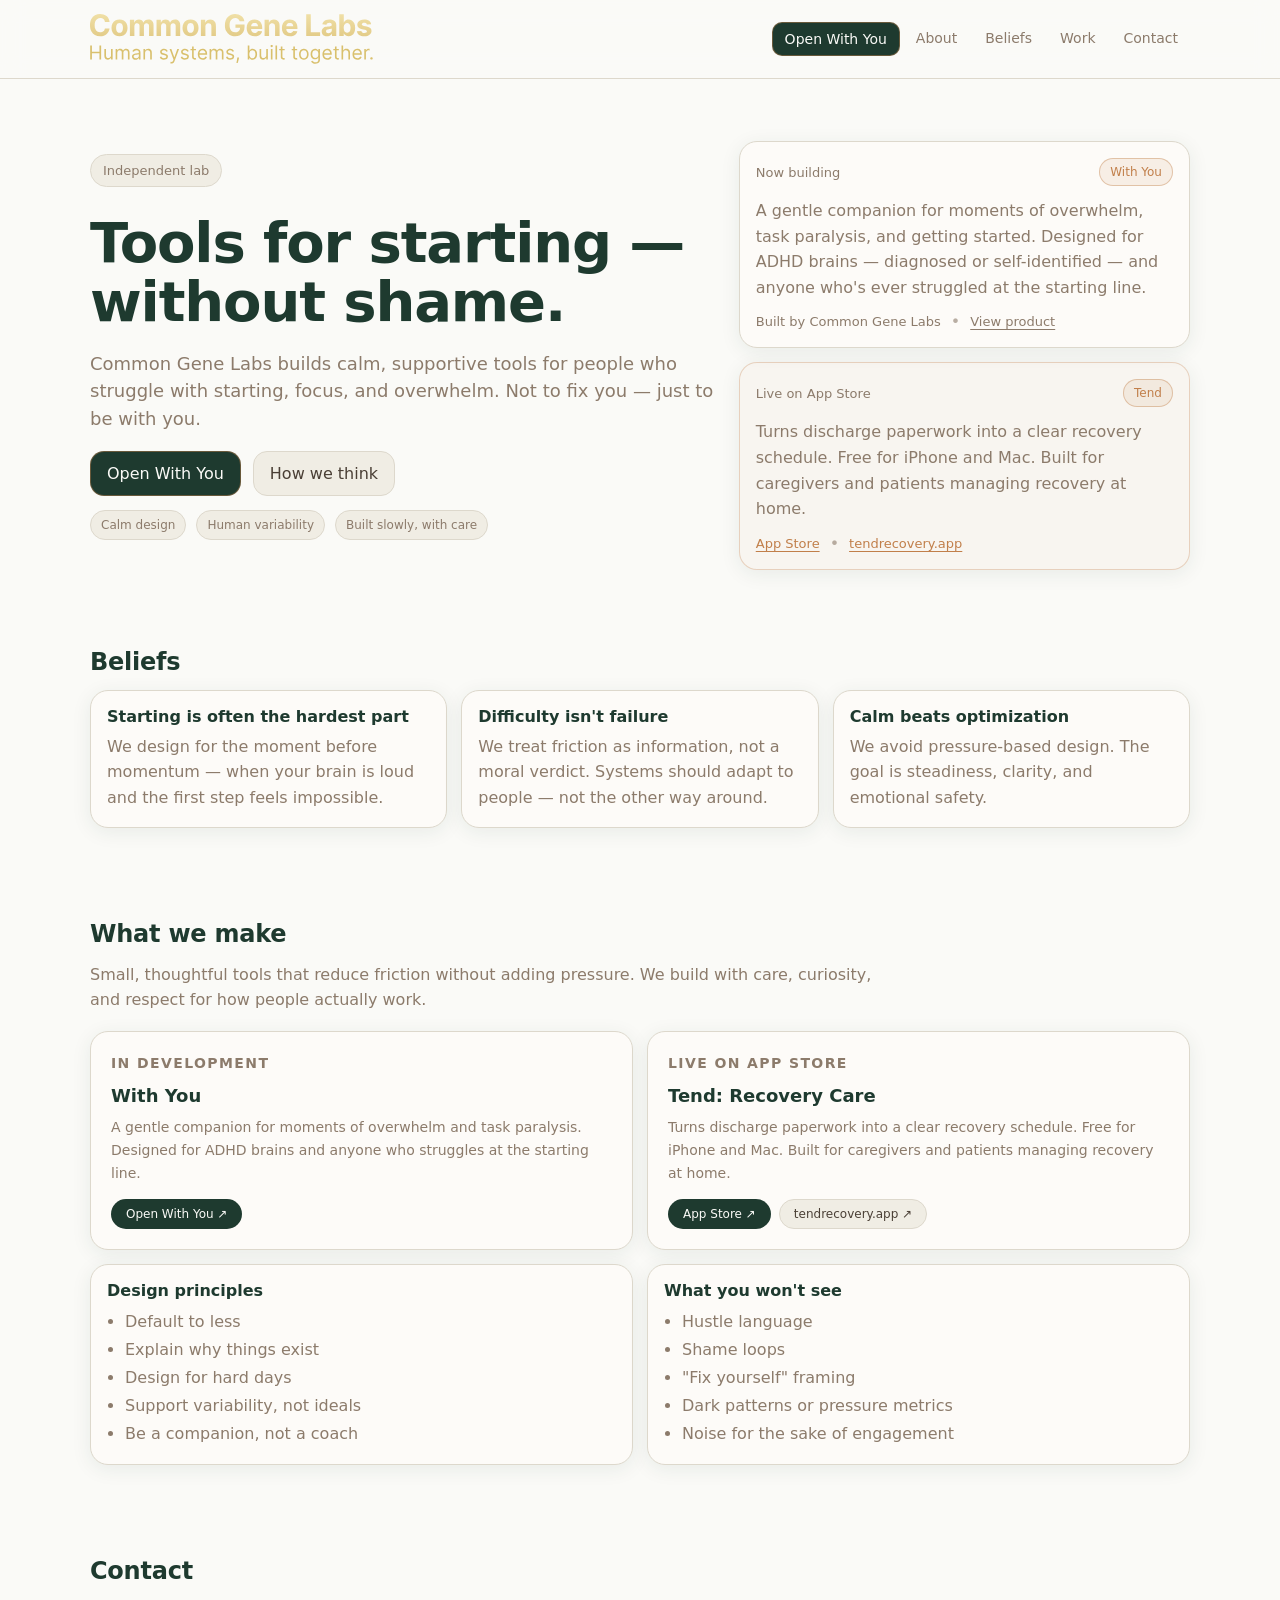
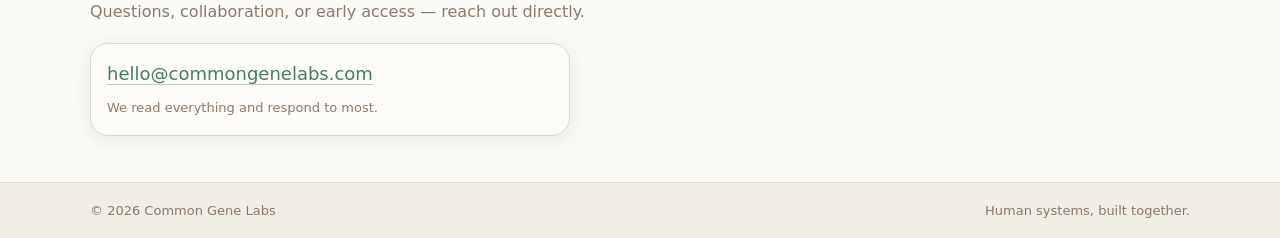
<file: index.html>
<!doctype html>
<html lang="en">
<head>
  <meta charset="utf-8" />
  <meta name="viewport" content="width=device-width,initial-scale=1" />
  <title>Common Gene Labs</title>
  <meta name="description" content="Common Gene Labs builds calm, human-centered tools for starting, focus, and overwhelm. Human systems, built together." />
  <meta name="theme-color" content="#FAFAF7" />
  <link rel="canonical" href="https://commongenelabs.com/" />
  <link rel="icon" type="image/svg+xml" href="data:image/svg+xml,<svg xmlns='http://www.w3.org/2000/svg' viewBox='0 0 32 32'><rect width='32' height='32' rx='8' fill='%231E3A2F'/><text x='16' y='22' font-family='serif' font-size='16' font-weight='700' fill='%23E8C9A0' text-anchor='middle'>CG</text></svg>" />
  <link rel="stylesheet" href="styles.css" />
  <meta property="og:type"        content="website" />
  <meta property="og:title"       content="Common Gene Labs" />
  <meta property="og:description" content="Human systems, built together. Calm, human-centered tools for starting, focus, and overwhelm." />
  <meta property="og:url"         content="https://commongenelabs.com/" />
  <meta property="og:image"       content="https://commongenelabs.com/assets/og-commongenelabs.png" />
  <meta name="twitter:card"        content="summary_large_image" />
  <meta name="twitter:title"       content="Common Gene Labs" />
  <meta name="twitter:description" content="Human systems, built together." />
  <meta name="twitter:image"       content="https://commongenelabs.com/assets/og-commongenelabs.png" />
</head>

<body>
  <header class="header">
    <div class="container nav">
      <a class="brand" href="./" aria-label="Common Gene Labs home">
        <img src="./assets/common-gene-labs-wordmark-final.svg" alt="Common Gene Labs" class="brand-wordmark" />
      </a>
      <nav class="links" aria-label="Primary">
        <a class="btn primary" href="https://elaiken3.github.io/withyou-site/" target="_blank" rel="noopener noreferrer">Open With You</a>
        <a href="./about/">About</a>
        <a href="#beliefs">Beliefs</a>
        <a href="#work">Work</a>
        <a href="#contact">Contact</a>
      </nav>
    </div>
  </header>

  <main>
    <section class="hero">
      <div class="container heroGrid">
        <div>
          <p class="kicker">Independent lab</p>
          <h1>Tools for starting — without shame.</h1>
          <p class="lede">Common Gene Labs builds calm, supportive tools for people who struggle with starting, focus, and overwhelm. Not to fix you — just to be with you.</p>
          <div class="ctaRow">
            <a class="btn primary" href="https://elaiken3.github.io/withyou-site/" target="_blank" rel="noopener">Open With You</a>
            <a class="btn" href="#beliefs">How we think</a>
          </div>
          <div class="meta">
            <span class="pill">Calm design</span>
            <span class="pill">Human variability</span>
            <span class="pill">Built slowly, with care</span>
          </div>
        </div>

        <div style="display: flex; flex-direction: column; gap: 14px;">
          <a href="https://elaiken3.github.io/withyou-site/" class="card cardLink" target="_blank" rel="noopener">
            <div class="cardTop">
              <div class="cardTitle">Now building</div>
              <div class="cardBadge">With You</div>
            </div>
            <p class="cardBody">A gentle companion for moments of overwhelm, task paralysis, and getting started. Designed for ADHD brains — diagnosed or self-identified — and anyone who's ever struggled at the starting line.</p>
            <div class="cardFoot">
              <span class="small">Built by Common Gene Labs</span>
              <span class="dot">•</span>
              <span class="small link">View product</span>
            </div>
          </a>

          <div class="card" style="border-color: rgba(193,127,74,.30); background: rgba(193,127,74,.04);">
            <div class="cardTop">
              <div class="cardTitle">Live on App Store</div>
              <div class="cardBadge">Tend</div>
            </div>
            <p class="cardBody">Turns discharge paperwork into a clear recovery schedule. Free for iPhone and Mac. Built for caregivers and patients managing recovery at home.</p>
            <div class="cardFoot">
              <a href="https://apps.apple.com/us/app/tend-recovery-care/id6760955362" target="_blank" rel="noopener" class="small link" style="color: var(--amber);">App Store</a>
              <span class="dot">•</span>
              <a href="https://tendrecovery.app" target="_blank" rel="noopener" class="small link" style="color: var(--amber);">tendrecovery.app</a>
            </div>
          </div>
        </div>
      </div>
    </section>

    <section id="beliefs" class="section">
      <div class="container">
        <h2>Beliefs</h2>
        <div class="grid3">
          <div class="panel">
            <h3>Starting is often the hardest part</h3>
            <p>We design for the moment before momentum — when your brain is loud and the first step feels impossible.</p>
          </div>
          <div class="panel">
            <h3>Difficulty isn't failure</h3>
            <p>We treat friction as information, not a moral verdict. Systems should adapt to people — not the other way around.</p>
          </div>
          <div class="panel">
            <h3>Calm beats optimization</h3>
            <p>We avoid pressure-based design. The goal is steadiness, clarity, and emotional safety.</p>
          </div>
        </div>
      </div>
    </section>

    <section id="work" class="section">
      <div class="container">
        <h2>What we make</h2>
        <p class="lede2">Small, thoughtful tools that reduce friction without adding pressure. We build with care, curiosity, and respect for how people actually work.</p>

        <div class="products-grid">
          <div class="product-card">
            <p class="product-card-eyebrow">In development</p>
            <h3>With You</h3>
            <p>A gentle companion for moments of overwhelm and task paralysis. Designed for ADHD brains and anyone who struggles at the starting line.</p>
            <div class="product-card-actions">
              <a class="product-btn dark" href="https://elaiken3.github.io/withyou-site/" target="_blank" rel="noopener">Open With You ↗</a>
            </div>
          </div>

          <div class="product-card">
            <p class="product-card-eyebrow">Live on App Store</p>
            <h3>Tend: Recovery Care</h3>
            <p>Turns discharge paperwork into a clear recovery schedule. Free for iPhone and Mac. Built for caregivers and patients managing recovery at home.</p>
            <div class="product-card-actions">
              <a class="product-btn dark" href="https://apps.apple.com/us/app/tend-recovery-care/id6760955362" target="_blank" rel="noopener">App Store ↗</a>
              <a class="product-btn" href="https://tendrecovery.app" target="_blank" rel="noopener">tendrecovery.app ↗</a>
            </div>
          </div>
        </div>

        <div class="grid2" style="margin-top: 14px;">
          <div class="panel">
            <h3>Design principles</h3>
            <ul class="list">
              <li>Default to less</li>
              <li>Explain why things exist</li>
              <li>Design for hard days</li>
              <li>Support variability, not ideals</li>
              <li>Be a companion, not a coach</li>
            </ul>
          </div>
          <div class="panel">
            <h3>What you won't see</h3>
            <ul class="list">
              <li>Hustle language</li>
              <li>Shame loops</li>
              <li>"Fix yourself" framing</li>
              <li>Dark patterns or pressure metrics</li>
              <li>Noise for the sake of engagement</li>
            </ul>
          </div>
        </div>
      </div>
    </section>

    <section id="contact" class="section">
      <div class="container">
        <h2>Contact</h2>
        <p class="lede2">Questions, collaboration, or early access — reach out directly.</p>
        <div class="panel" style="max-width: 480px;">
          <p class="contact-email"><a href="mailto:hello@commongenelabs.com">hello@commongenelabs.com</a></p>
          <p class="small muted" style="margin-top: 10px;">We read everything and respond to most.</p>
        </div>
      </div>
    </section>
  </main>

  <footer class="footer">
    <div class="container foot">
      <span class="small muted">© <span id="year"></span> Common Gene Labs</span>
      <span class="small muted">Human systems, built together.</span>
    </div>
  </footer>
  <script>document.getElementById("year").textContent = new Date().getFullYear();</script>
</body>
</html>
</file>
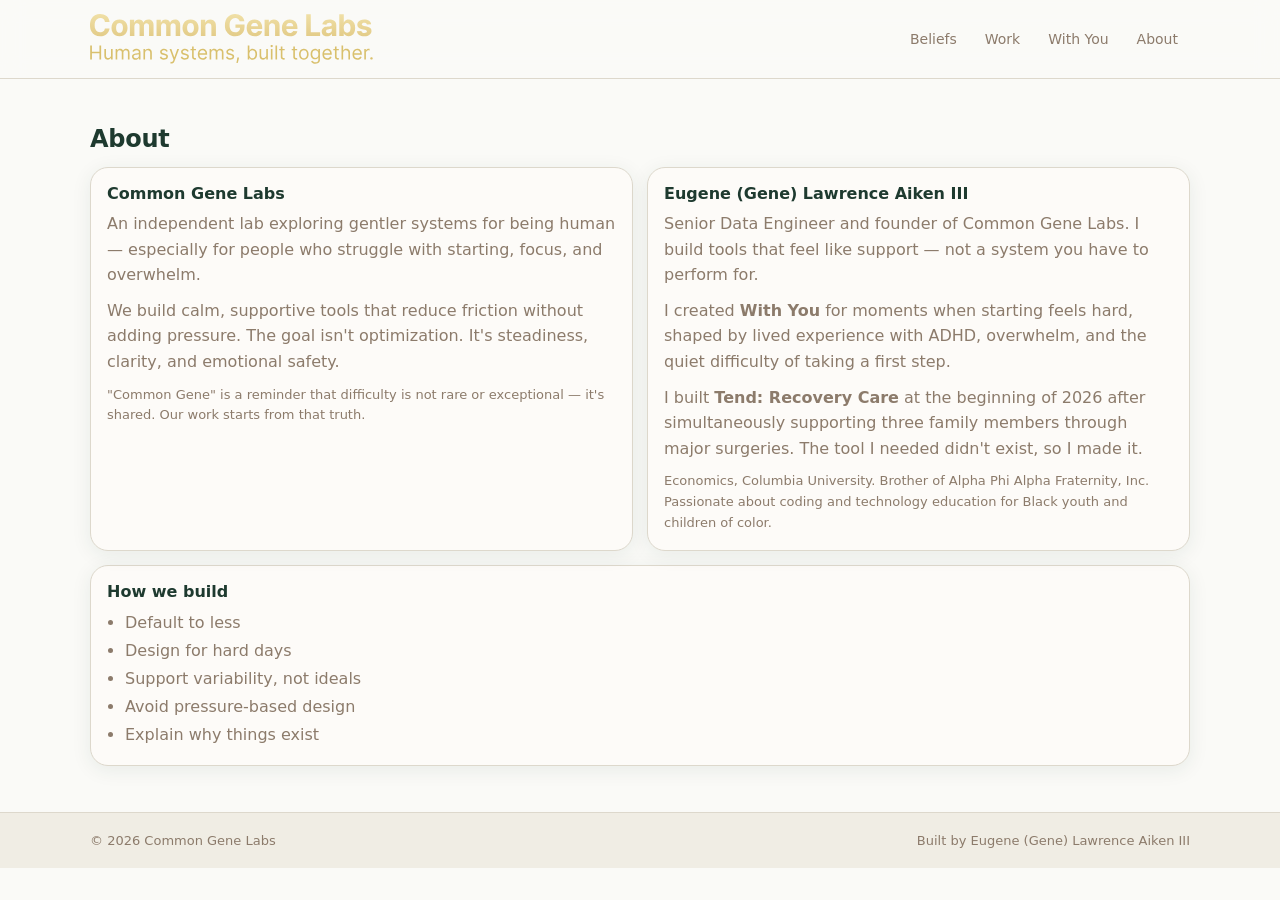
<file: about/index.html>
<!doctype html>
<html lang="en">
<head>
  <meta charset="utf-8" />
  <meta name="viewport" content="width=device-width,initial-scale=1" />
  <title>About — Common Gene Labs</title>
  <meta name="description" content="About Common Gene Labs and Eugene (Gene) Lawrence Aiken III." />
  <link rel="canonical" href="https://commongenelabs.com/about/" />
  <link rel="icon" type="image/svg+xml" href="data:image/svg+xml,<svg xmlns='http://www.w3.org/2000/svg' viewBox='0 0 32 32'><rect width='32' height='32' rx='8' fill='%231E3A2F'/><text x='16' y='22' font-family='serif' font-size='16' font-weight='700' fill='%23E8C9A0' text-anchor='middle'>CG</text></svg>" />
  <link rel="stylesheet" href="../styles.css" />
  <meta property="og:type"        content="website" />
  <meta property="og:title"       content="About — Common Gene Labs" />
  <meta property="og:description" content="About Common Gene Labs and its founder, Eugene (Gene) Lawrence Aiken III." />
  <meta property="og:url"         content="https://commongenelabs.com/about/" />
  <meta property="og:image"       content="https://commongenelabs.com/assets/og-commongenelabs.png" />
</head>

<body>
  <header class="header">
    <div class="container nav">
      <a class="brand" href="../" aria-label="Common Gene Labs home">
        <img src="../assets/common-gene-labs-wordmark-final.svg" alt="Common Gene Labs" class="brand-wordmark" />
      </a>
      <nav class="links" aria-label="Primary">
        <a href="../#beliefs">Beliefs</a>
        <a href="../#work">Work</a>
        <a href="../with-you/">With You</a>
        <a href="./">About</a>
      </nav>
    </div>
  </header>

  <main>
    <section class="section">
      <div class="container">
        <h2>About</h2>
        <div class="grid2">
          <div class="panel">
            <h3>Common Gene Labs</h3>
            <p>An independent lab exploring gentler systems for being human — especially for people who struggle with starting, focus, and overwhelm.</p>
            <p>We build calm, supportive tools that reduce friction without adding pressure. The goal isn't optimization. It's steadiness, clarity, and emotional safety.</p>
            <p class="small muted">"Common Gene" is a reminder that difficulty is not rare or exceptional — it's shared. Our work starts from that truth.</p>
          </div>
          <div class="panel">
            <h3>Eugene (Gene) Lawrence Aiken III</h3>
            <p>Senior Data Engineer and founder of Common Gene Labs. I build tools that feel like support — not a system you have to perform for.</p>
            <p>I created <strong>With You</strong> for moments when starting feels hard, shaped by lived experience with ADHD, overwhelm, and the quiet difficulty of taking a first step.</p>
            <p>I built <strong>Tend: Recovery Care</strong> at the beginning of 2026 after simultaneously supporting three family members through major surgeries. The tool I needed didn't exist, so I made it.</p>
            <p class="small muted">Economics, Columbia University. Brother of Alpha Phi Alpha Fraternity, Inc. Passionate about coding and technology education for Black youth and children of color.</p>
          </div>
        </div>
        <div class="panel" style="margin-top: 14px;">
          <h3>How we build</h3>
          <ul class="list">
            <li>Default to less</li>
            <li>Design for hard days</li>
            <li>Support variability, not ideals</li>
            <li>Avoid pressure-based design</li>
            <li>Explain why things exist</li>
          </ul>
        </div>
      </div>
    </section>
  </main>

  <footer class="footer">
    <div class="container foot">
      <span class="small muted">© <span id="year"></span> Common Gene Labs</span>
      <span class="small muted">Built by Eugene (Gene) Lawrence Aiken III</span>
    </div>
  </footer>
  <script>document.getElementById("year").textContent = new Date().getFullYear();</script>
</body>
</html>
</file>
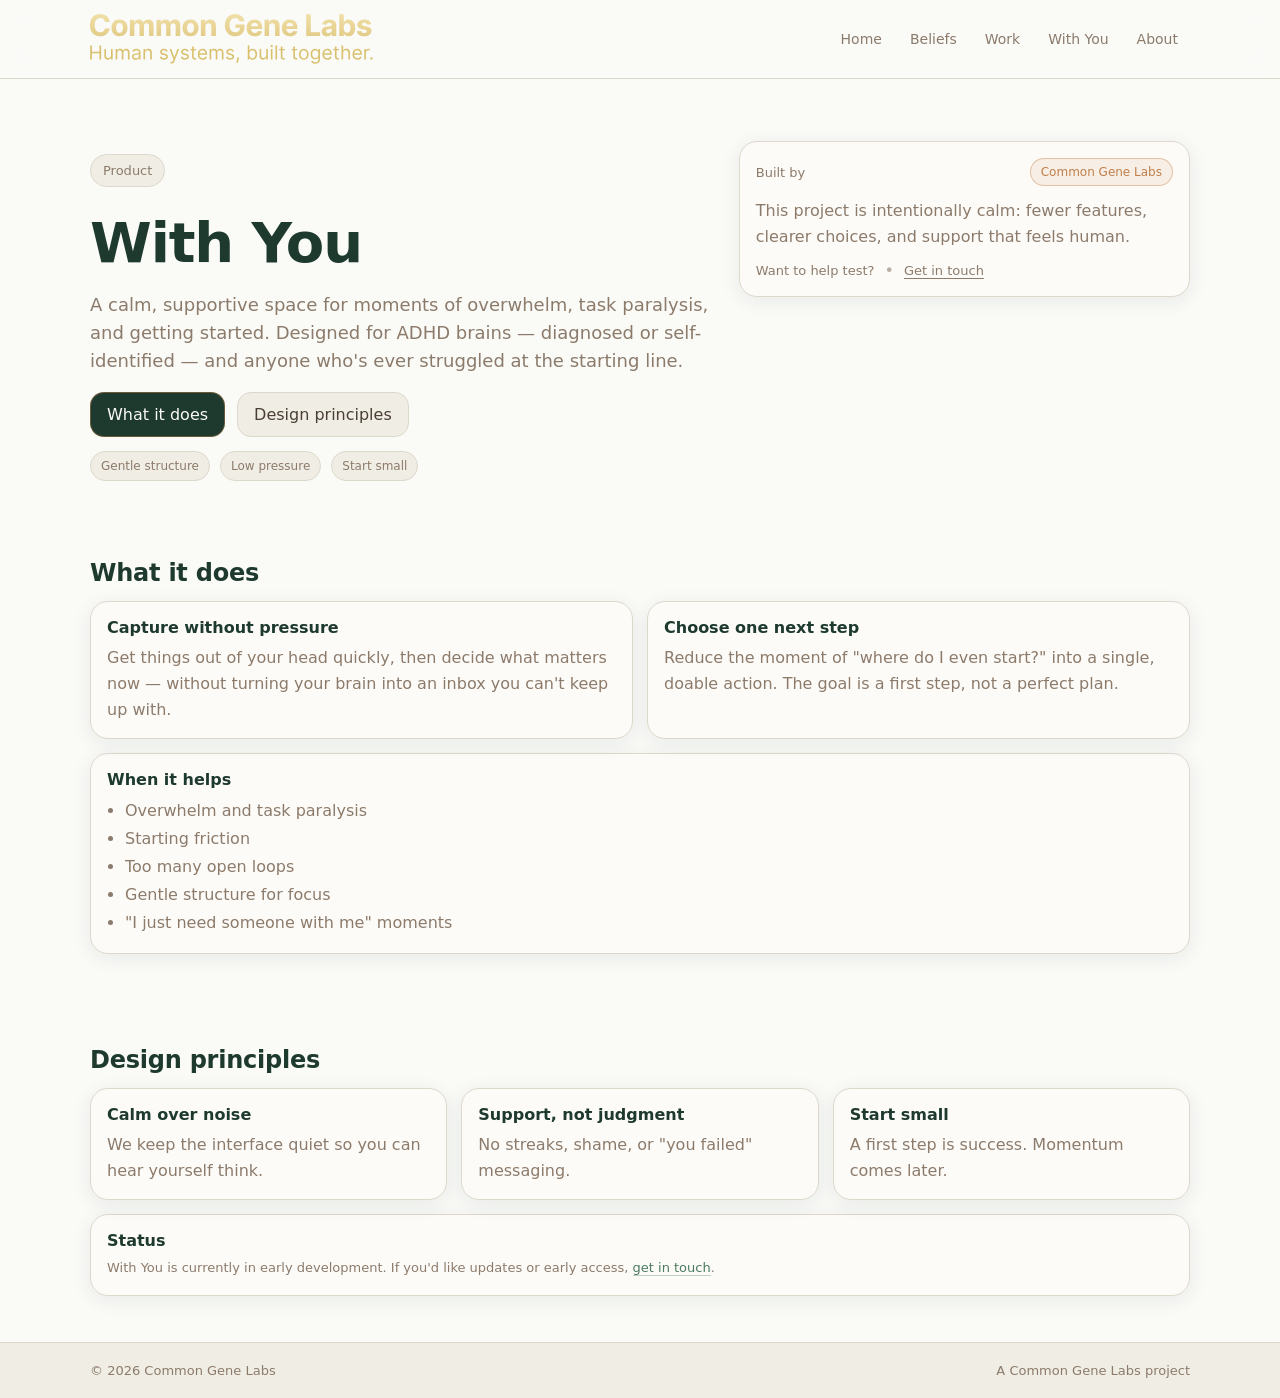
<file: with-you/index.html>
<!doctype html>
<html lang="en">
<head>
  <meta charset="utf-8" />
  <meta name="viewport" content="width=device-width,initial-scale=1" />
  <title>With You — Common Gene Labs</title>
  <meta name="description" content="With You is a gentle companion for moments of overwhelm and getting started — built by Common Gene Labs." />
  <link rel="canonical" href="https://commongenelabs.com/with-you/" />
  <link rel="icon" type="image/svg+xml" href="data:image/svg+xml,<svg xmlns='http://www.w3.org/2000/svg' viewBox='0 0 32 32'><rect width='32' height='32' rx='8' fill='%231E3A2F'/><text x='16' y='22' font-family='serif' font-size='16' font-weight='700' fill='%23E8C9A0' text-anchor='middle'>CG</text></svg>" />
  <link rel="stylesheet" href="../styles.css" />
</head>

<body>
  <header class="header">
    <div class="container nav">
      <a class="brand" href="../" aria-label="Common Gene Labs home">
        <img src="../assets/common-gene-labs-wordmark-final.svg" alt="Common Gene Labs" class="brand-wordmark" />
      </a>
      <nav class="links" aria-label="Primary">
        <a href="../">Home</a>
        <a href="../#beliefs">Beliefs</a>
        <a href="../#work">Work</a>
        <a href="./">With You</a>
        <a href="../about/">About</a>
      </nav>
    </div>
  </header>

  <main>
    <section class="hero">
      <div class="container heroGrid">
        <div>
          <p class="kicker">Product</p>
          <h1>With You</h1>
          <p class="lede">A calm, supportive space for moments of overwhelm, task paralysis, and getting started. Designed for ADHD brains — diagnosed or self-identified — and anyone who's ever struggled at the starting line.</p>
          <div class="ctaRow">
            <a class="btn primary" href="#what">What it does</a>
            <a class="btn" href="#principles">Design principles</a>
          </div>
          <div class="meta">
            <span class="pill">Gentle structure</span>
            <span class="pill">Low pressure</span>
            <span class="pill">Start small</span>
          </div>
        </div>

        <div class="card">
          <div class="cardTop">
            <div class="cardTitle">Built by</div>
            <div class="cardBadge">Common Gene Labs</div>
          </div>
          <p class="cardBody">This project is intentionally calm: fewer features, clearer choices, and support that feels human.</p>
          <div class="cardFoot">
            <span class="small">Want to help test?</span>
            <span class="dot">•</span>
            <a href="../#contact" class="small link">Get in touch</a>
          </div>
        </div>
      </div>
    </section>

    <section id="what" class="section">
      <div class="container">
        <h2>What it does</h2>
        <div class="grid2">
          <div class="panel">
            <h3>Capture without pressure</h3>
            <p>Get things out of your head quickly, then decide what matters now — without turning your brain into an inbox you can't keep up with.</p>
          </div>
          <div class="panel">
            <h3>Choose one next step</h3>
            <p>Reduce the moment of "where do I even start?" into a single, doable action. The goal is a first step, not a perfect plan.</p>
          </div>
        </div>
        <div class="panel" style="margin-top: 14px;">
          <h3>When it helps</h3>
          <ul class="list">
            <li>Overwhelm and task paralysis</li>
            <li>Starting friction</li>
            <li>Too many open loops</li>
            <li>Gentle structure for focus</li>
            <li>"I just need someone with me" moments</li>
          </ul>
        </div>
      </div>
    </section>

    <section id="principles" class="section">
      <div class="container">
        <h2>Design principles</h2>
        <div class="grid3">
          <div class="panel">
            <h3>Calm over noise</h3>
            <p>We keep the interface quiet so you can hear yourself think.</p>
          </div>
          <div class="panel">
            <h3>Support, not judgment</h3>
            <p>No streaks, shame, or "you failed" messaging.</p>
          </div>
          <div class="panel">
            <h3>Start small</h3>
            <p>A first step is success. Momentum comes later.</p>
          </div>
        </div>
        <div class="panel" style="margin-top: 14px;">
          <h3>Status</h3>
          <p class="small muted">With You is currently in early development. If you'd like updates or early access, <a href="../#contact" style="color: var(--green-lt); border-bottom: 1px solid rgba(74,124,95,.35);">get in touch</a>.</p>
        </div>
      </div>
    </section>
  </main>

  <footer class="footer">
    <div class="container foot">
      <span class="small muted">© <span id="year"></span> Common Gene Labs</span>
      <span class="small muted">A Common Gene Labs project</span>
    </div>
  </footer>
  <script>document.getElementById("year").textContent = new Date().getFullYear();</script>
</body>
</html>
</file>
<file: styles.css>
:root {
  --bg:        #FAFAF7;
  --bg2:       #F0EDE4;
  --bg3:       #E8E3D8;
  --border:    #DDD8CC;
  --muted-text:#8C7B6B;
  --mid-text:  #4A3F35;
  --dark:      #1E3A2F;
  --green-mid: #2D5540;
  --green-lt:  #4A7C5F;
  --amber:     #C17F4A;
  --amber-lt:  #E8C9A0;
  --white:     #FDFBF8;
  --stroke:    1px solid #DDD8CC;
  --stroke-dark: 1px solid rgba(30,58,47,.15);
  --radius:    18px;
  --shadow:    0 4px 20px rgba(30,58,47,.08);
  --shadow-lg: 0 8px 32px rgba(30,58,47,.12);
}

*, *::before, *::after { box-sizing: border-box; }
html, body { height: 100%; }

body {
  margin: 0;
  font-family: ui-sans-serif, system-ui, -apple-system, Segoe UI, Roboto, Arial, "Apple Color Emoji", "Segoe UI Emoji";
  color: var(--mid-text);
  background: var(--bg);
}

a { color: inherit; text-decoration: none; }
a:hover { text-decoration: underline; }

.container {
  width: min(1100px, calc(100% - 40px));
  margin: 0 auto;
}

/* HEADER */
.header {
  position: sticky;
  top: 0;
  z-index: 10;
  backdrop-filter: blur(12px);
  background: rgba(250,250,247,.88);
  border-bottom: var(--stroke);
}

.nav {
  display: flex;
  align-items: center;
  justify-content: space-between;
  padding: 14px 0;
  gap: 16px;
}

.brand { display: flex; align-items: center; gap: 12px; }

.mark {
  width: 42px; height: 42px;
  border-radius: 12px;
  display: grid; place-items: center;
  border: var(--stroke);
  background: var(--bg2);
  font-weight: 700;
  letter-spacing: .5px;
  color: var(--dark);
}

.brandtext .name { font-weight: 700; color: var(--dark); }
.brandtext .tag  { color: var(--muted-text); font-size: 12px; margin-top: 2px; }

.brand-wordmark { height: 50px; width: auto; display: block; }
@media (max-width: 480px) { .brand-wordmark { height: 24px; } }

.links {
  display: flex;
  gap: 4px;
  font-size: 14px;
  color: var(--muted-text);
}
.links a {
  padding: 8px 12px;
  border-radius: 10px;
  transition: background 0.15s, color 0.15s;
}
.links a:hover {
  background: var(--bg2);
  color: var(--dark);
  text-decoration: none;
}

/* HERO */
.hero { padding: 62px 0 32px; }

.heroGrid {
  display: grid;
  grid-template-columns: 1.25fr .9fr;
  gap: 22px;
  align-items: start;
}
@media (max-width: 900px) {
  .heroGrid { grid-template-columns: 1fr; }
  .links { display: none; }
}

.kicker {
  display: inline-block;
  padding: 8px 12px;
  border-radius: 999px;
  border: var(--stroke);
  background: var(--bg2);
  color: var(--muted-text);
  font-size: 13px;
}

h1 {
  margin: 14px 0 12px;
  font-size: clamp(34px, 4.5vw, 56px);
  line-height: 1.05;
  letter-spacing: -0.02em;
  color: var(--dark);
}

h2 { margin: 0 0 14px; font-size: 24px; letter-spacing: -0.01em; color: var(--dark); }
h3 { color: var(--dark); }

.lede {
  font-size: 18px;
  line-height: 1.55;
  color: var(--muted-text);
  max-width: 60ch;
}

.ctaRow { display: flex; gap: 12px; margin: 18px 0 14px; flex-wrap: wrap; }

.btn {
  display: inline-block;
  padding: 12px 16px;
  border-radius: 14px;
  border: var(--stroke);
  background: var(--bg2);
  color: var(--mid-text);
  transition: background 0.15s, transform 0.15s;
}
.btn.primary {
  border: 1px solid rgba(193,127,74,.45);
  background: var(--dark);
  color: var(--bg);
}
.btn:hover { text-decoration: none; transform: translateY(-1px); background: var(--bg3); }
.btn.primary:hover { background: var(--green-mid); }

.meta { display: flex; gap: 10px; flex-wrap: wrap; margin-top: 14px; }
.pill {
  font-size: 12px;
  color: var(--muted-text);
  border: var(--stroke);
  background: var(--bg2);
  padding: 7px 10px;
  border-radius: 999px;
}

/* SECTIONS */
.section { padding: 46px 0; }
.lede2 { margin: 0 0 18px; color: var(--muted-text); max-width: 80ch; line-height: 1.6; }

.grid3 { display: grid; grid-template-columns: repeat(3, 1fr); gap: 14px; }
.grid2 { display: grid; grid-template-columns: repeat(2, 1fr); gap: 14px; }
@media (max-width: 900px) { .grid3, .grid2 { grid-template-columns: 1fr; } }

.panel, .card {
  border: var(--stroke);
  background: var(--white);
  border-radius: var(--radius);
  padding: 16px;
  box-shadow: var(--shadow);
}

.panel h3 { margin: 0 0 8px; font-size: 16px; }
.panel p  { margin: 0; color: var(--muted-text); line-height: 1.6; }
.panel p + p { margin-top: 10px; }

/* PRODUCT CARDS */
.cardTop  { display: flex; justify-content: space-between; align-items: center; gap: 10px; }
.cardTitle { font-size: 13px; color: var(--muted-text); }
.cardBadge {
  font-size: 12px;
  padding: 6px 10px;
  border-radius: 999px;
  border: 1px solid rgba(193,127,74,.40);
  background: rgba(193,127,74,.10);
  color: var(--amber);
}
.cardBody { margin: 12px 0; color: var(--muted-text); line-height: 1.6; }
.cardFoot { display: flex; align-items: center; gap: 10px; color: var(--muted-text); }
.dot { opacity: .6; }

/* PRODUCTS GRID */
.products-grid {
  display: grid;
  grid-template-columns: repeat(2, 1fr);
  gap: 14px;
  margin-top: 4px;
}
@media (max-width: 700px) { .products-grid { grid-template-columns: 1fr; } }

.product-card {
  border: var(--stroke);
  background: var(--white);
  border-radius: var(--radius);
  padding: 20px;
  box-shadow: var(--shadow);
  display: flex;
  flex-direction: column;
  gap: 10px;
  transition: transform 0.2s, box-shadow 0.2s;
}
.product-card:hover {
  transform: translateY(-3px);
  box-shadow: var(--shadow-lg);
  text-decoration: none;
}
.product-card-eyebrow {
  font-size: 11px;
  font-weight: 600;
  letter-spacing: 0.1em;
  text-transform: uppercase;
  color: var(--amber);
}
.product-card h3 { margin: 0; font-size: 18px; color: var(--dark); }
.product-card p  { margin: 0; font-size: 14px; color: var(--muted-text); line-height: 1.65; flex: 1; }

.product-card-actions {
  display: flex;
  gap: 8px;
  flex-wrap: wrap;
  margin-top: 4px;
}

.product-btn {
  display: inline-flex;
  align-items: center;
  gap: 5px;
  font-size: 12px;
  font-weight: 500;
  padding: 7px 14px;
  border-radius: 99px;
  border: var(--stroke);
  background: var(--bg2);
  color: var(--mid-text);
  text-decoration: none;
  transition: background 0.15s, transform 0.15s;
}
.product-btn:hover { background: var(--bg3); transform: translateY(-1px); text-decoration: none; }
.product-btn.dark {
  background: var(--dark);
  color: var(--bg);
  border-color: transparent;
}
.product-btn.dark:hover { background: var(--green-mid); }

/* CONTACT */
.contact-email { font-size: 18px; color: var(--dark); font-weight: 500; }
.contact-email a {
  color: var(--green-lt);
  border-bottom: 1px solid rgba(74,124,95,.35);
  transition: border-color 0.2s;
}
.contact-email a:hover { border-color: var(--green-lt); text-decoration: none; }

/* LISTS */
.list { margin: 0; padding-left: 18px; color: var(--muted-text); line-height: 1.75; }

/* UTILS */
.small { font-size: 13px; }
.muted { color: var(--muted-text); }
.mono  { font-family: ui-monospace, SFMono-Regular, Menlo, Monaco, Consolas, "Liberation Mono"; }
.link  { text-decoration: underline; text-underline-offset: 3px; }

/* FOOTER */
.footer {
  border-top: var(--stroke);
  padding: 20px 0;
  background: var(--bg2);
}
.foot { display: flex; justify-content: space-between; gap: 12px; flex-wrap: wrap; }

/* CARD LINK */
.cardLink { display: block; color: inherit; }
.cardLink:hover { text-decoration: none; transform: translateY(-2px); }
.cardLink:focus-visible { outline: 2px solid rgba(193,127,74,.55); outline-offset: 4px; }
</file>
